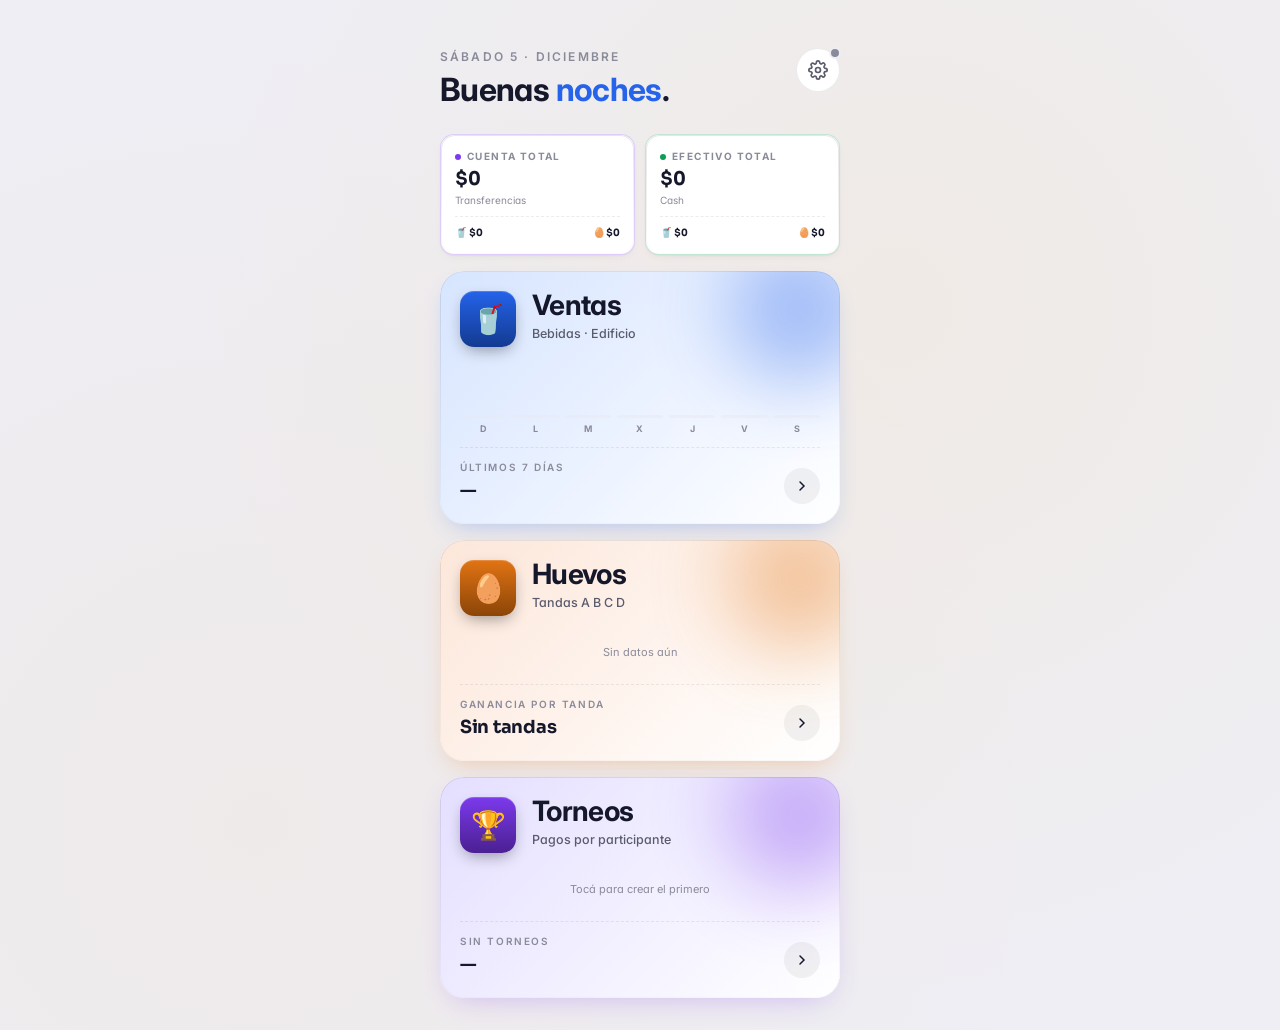
<file: index.html>
<!doctype html>
<html lang="es">
  <head>
    <meta charset="UTF-8" />
    <meta name="viewport" content="width=device-width, initial-scale=1.0, maximum-scale=1.0, viewport-fit=cover" />
    <meta name="theme-color" content="#0A0B14" />
    <meta name="apple-mobile-web-app-capable" content="yes" />
    <meta name="apple-mobile-web-app-status-bar-style" content="black-translucent" />
    <meta name="apple-mobile-web-app-title" content="Negocio" />
    <title>MiAppFinanzas</title>
    <link rel="manifest" href="/manifest.webmanifest" />
    <link rel="icon" type="image/svg+xml" href="/icon.svg" />
    <link rel="apple-touch-icon" href="/icon-512.png" />
    <script type="module" crossorigin src="/assets/index-CNYfzMU6.js"></script>
    <link rel="stylesheet" crossorigin href="/assets/index-BMu4jFuE.css">
  </head>
  <body>
    <div id="root"></div>
  </body>
</html>
</file>
<file: assets/index-BMu4jFuE.css>
@import"https://fonts.googleapis.com/css2?family=Inter:wght@300;400;500;600;700;800;900&family=Sora:wght@500;600;700;800&display=swap";*,:before,:after{--tw-border-spacing-x: 0;--tw-border-spacing-y: 0;--tw-translate-x: 0;--tw-translate-y: 0;--tw-rotate: 0;--tw-skew-x: 0;--tw-skew-y: 0;--tw-scale-x: 1;--tw-scale-y: 1;--tw-pan-x: ;--tw-pan-y: ;--tw-pinch-zoom: ;--tw-scroll-snap-strictness: proximity;--tw-gradient-from-position: ;--tw-gradient-via-position: ;--tw-gradient-to-position: ;--tw-ordinal: ;--tw-slashed-zero: ;--tw-numeric-figure: ;--tw-numeric-spacing: ;--tw-numeric-fraction: ;--tw-ring-inset: ;--tw-ring-offset-width: 0px;--tw-ring-offset-color: #fff;--tw-ring-color: rgb(59 130 246 / .5);--tw-ring-offset-shadow: 0 0 #0000;--tw-ring-shadow: 0 0 #0000;--tw-shadow: 0 0 #0000;--tw-shadow-colored: 0 0 #0000;--tw-blur: ;--tw-brightness: ;--tw-contrast: ;--tw-grayscale: ;--tw-hue-rotate: ;--tw-invert: ;--tw-saturate: ;--tw-sepia: ;--tw-drop-shadow: ;--tw-backdrop-blur: ;--tw-backdrop-brightness: ;--tw-backdrop-contrast: ;--tw-backdrop-grayscale: ;--tw-backdrop-hue-rotate: ;--tw-backdrop-invert: ;--tw-backdrop-opacity: ;--tw-backdrop-saturate: ;--tw-backdrop-sepia: ;--tw-contain-size: ;--tw-contain-layout: ;--tw-contain-paint: ;--tw-contain-style: }::backdrop{--tw-border-spacing-x: 0;--tw-border-spacing-y: 0;--tw-translate-x: 0;--tw-translate-y: 0;--tw-rotate: 0;--tw-skew-x: 0;--tw-skew-y: 0;--tw-scale-x: 1;--tw-scale-y: 1;--tw-pan-x: ;--tw-pan-y: ;--tw-pinch-zoom: ;--tw-scroll-snap-strictness: proximity;--tw-gradient-from-position: ;--tw-gradient-via-position: ;--tw-gradient-to-position: ;--tw-ordinal: ;--tw-slashed-zero: ;--tw-numeric-figure: ;--tw-numeric-spacing: ;--tw-numeric-fraction: ;--tw-ring-inset: ;--tw-ring-offset-width: 0px;--tw-ring-offset-color: #fff;--tw-ring-color: rgb(59 130 246 / .5);--tw-ring-offset-shadow: 0 0 #0000;--tw-ring-shadow: 0 0 #0000;--tw-shadow: 0 0 #0000;--tw-shadow-colored: 0 0 #0000;--tw-blur: ;--tw-brightness: ;--tw-contrast: ;--tw-grayscale: ;--tw-hue-rotate: ;--tw-invert: ;--tw-saturate: ;--tw-sepia: ;--tw-drop-shadow: ;--tw-backdrop-blur: ;--tw-backdrop-brightness: ;--tw-backdrop-contrast: ;--tw-backdrop-grayscale: ;--tw-backdrop-hue-rotate: ;--tw-backdrop-invert: ;--tw-backdrop-opacity: ;--tw-backdrop-saturate: ;--tw-backdrop-sepia: ;--tw-contain-size: ;--tw-contain-layout: ;--tw-contain-paint: ;--tw-contain-style: }*,:before,:after{box-sizing:border-box;border-width:0;border-style:solid;border-color:#e5e7eb}:before,:after{--tw-content: ""}html,:host{line-height:1.5;-webkit-text-size-adjust:100%;-moz-tab-size:4;-o-tab-size:4;tab-size:4;font-family:ui-sans-serif,system-ui,sans-serif,"Apple Color Emoji","Segoe UI Emoji",Segoe UI Symbol,"Noto Color Emoji";font-feature-settings:normal;font-variation-settings:normal;-webkit-tap-highlight-color:transparent}body{margin:0;line-height:inherit}hr{height:0;color:inherit;border-top-width:1px}abbr:where([title]){-webkit-text-decoration:underline dotted;text-decoration:underline dotted}h1,h2,h3,h4,h5,h6{font-size:inherit;font-weight:inherit}a{color:inherit;text-decoration:inherit}b,strong{font-weight:bolder}code,kbd,samp,pre{font-family:ui-monospace,SFMono-Regular,Menlo,Monaco,Consolas,Liberation Mono,Courier New,monospace;font-feature-settings:normal;font-variation-settings:normal;font-size:1em}small{font-size:80%}sub,sup{font-size:75%;line-height:0;position:relative;vertical-align:baseline}sub{bottom:-.25em}sup{top:-.5em}table{text-indent:0;border-color:inherit;border-collapse:collapse}button,input,optgroup,select,textarea{font-family:inherit;font-feature-settings:inherit;font-variation-settings:inherit;font-size:100%;font-weight:inherit;line-height:inherit;letter-spacing:inherit;color:inherit;margin:0;padding:0}button,select{text-transform:none}button,input:where([type=button]),input:where([type=reset]),input:where([type=submit]){-webkit-appearance:button;background-color:transparent;background-image:none}:-moz-focusring{outline:auto}:-moz-ui-invalid{box-shadow:none}progress{vertical-align:baseline}::-webkit-inner-spin-button,::-webkit-outer-spin-button{height:auto}[type=search]{-webkit-appearance:textfield;outline-offset:-2px}::-webkit-search-decoration{-webkit-appearance:none}::-webkit-file-upload-button{-webkit-appearance:button;font:inherit}summary{display:list-item}blockquote,dl,dd,h1,h2,h3,h4,h5,h6,hr,figure,p,pre{margin:0}fieldset{margin:0;padding:0}legend{padding:0}ol,ul,menu{list-style:none;margin:0;padding:0}dialog{padding:0}textarea{resize:vertical}input::-moz-placeholder,textarea::-moz-placeholder{opacity:1;color:#9ca3af}input::placeholder,textarea::placeholder{opacity:1;color:#9ca3af}button,[role=button]{cursor:pointer}:disabled{cursor:default}img,svg,video,canvas,audio,iframe,embed,object{display:block;vertical-align:middle}img,video{max-width:100%;height:auto}[hidden]:where(:not([hidden=until-found])){display:none}*{-webkit-tap-highlight-color:transparent}html,body{background:var(--bg-base);color:var(--text-primary);font-family:var(--font-ui)}body{font-feature-settings:"cv11","ss01","ss03"}input,textarea,select{outline:none;color:inherit}.pointer-events-none{pointer-events:none}.pointer-events-auto{pointer-events:auto}.\!visible{visibility:visible!important}.visible{visibility:visible}.fixed{position:fixed}.absolute{position:absolute}.relative{position:relative}.inset-0{top:0;right:0;bottom:0;left:0}.inset-x-0{left:0;right:0}.-right-0\.5{right:-.125rem}.-right-6{right:-1.5rem}.-right-8{right:-2rem}.-top-0\.5{top:-.125rem}.-top-6{top:-1.5rem}.-top-8{top:-2rem}.bottom-2{bottom:.5rem}.bottom-6{bottom:1.5rem}.left-0{left:0}.left-1\/2{left:50%}.right-0{right:0}.right-2\.5{right:.625rem}.top-0{top:0}.top-2{top:.5rem}.top-2\.5{top:.625rem}.top-3{top:.75rem}.z-10{z-index:10}.z-30{z-index:30}.z-50{z-index:50}.z-\[60\]{z-index:60}.-m-1{margin:-.25rem}.mx-auto{margin-left:auto;margin-right:auto}.my-4{margin-top:1rem;margin-bottom:1rem}.my-6{margin-top:1.5rem;margin-bottom:1.5rem}.-mr-1{margin-right:-.25rem}.-mt-0\.5{margin-top:-.125rem}.-mt-1{margin-top:-.25rem}.-mt-2{margin-top:-.5rem}.mb-1{margin-bottom:.25rem}.mb-1\.5{margin-bottom:.375rem}.mb-2{margin-bottom:.5rem}.mb-2\.5{margin-bottom:.625rem}.mb-3{margin-bottom:.75rem}.mb-4{margin-bottom:1rem}.mb-5{margin-bottom:1.25rem}.ml-2{margin-left:.5rem}.mt-0\.5{margin-top:.125rem}.mt-1{margin-top:.25rem}.mt-1\.5{margin-top:.375rem}.mt-2{margin-top:.5rem}.mt-2\.5{margin-top:.625rem}.mt-3{margin-top:.75rem}.mt-4{margin-top:1rem}.inline{display:inline}.flex{display:flex}.inline-flex{display:inline-flex}.grid{display:grid}.h-1{height:.25rem}.h-1\.5{height:.375rem}.h-10{height:2.5rem}.h-11{height:2.75rem}.h-12{height:3rem}.h-14{height:3.5rem}.h-2{height:.5rem}.h-28{height:7rem}.h-3{height:.75rem}.h-36{height:9rem}.h-4{height:1rem}.h-5{height:1.25rem}.h-6{height:1.5rem}.h-7{height:1.75rem}.h-8{height:2rem}.h-9{height:2.25rem}.h-\[18px\]{height:18px}.h-\[72px\]{height:72px}.h-full{height:100%}.min-h-screen{min-height:100vh}.w-0\.5{width:.125rem}.w-1\.5{width:.375rem}.w-10{width:2.5rem}.w-11{width:2.75rem}.w-12{width:3rem}.w-14{width:3.5rem}.w-2{width:.5rem}.w-20{width:5rem}.w-28{width:7rem}.w-3{width:.75rem}.w-36{width:9rem}.w-6{width:1.5rem}.w-7{width:1.75rem}.w-8{width:2rem}.w-9{width:2.25rem}.w-\[3px\]{width:3px}.w-\[92\%\]{width:92%}.w-full{width:100%}.min-w-0{min-width:0px}.max-w-\[420px\]{max-width:420px}.max-w-\[440px\]{max-width:440px}.max-w-lg{max-width:32rem}.flex-1{flex:1 1 0%}.flex-shrink-0{flex-shrink:0}.-translate-x-1\/2{--tw-translate-x: -50%;transform:translate(var(--tw-translate-x),var(--tw-translate-y)) rotate(var(--tw-rotate)) skew(var(--tw-skew-x)) skewY(var(--tw-skew-y)) scaleX(var(--tw-scale-x)) scaleY(var(--tw-scale-y))}.transform{transform:translate(var(--tw-translate-x),var(--tw-translate-y)) rotate(var(--tw-rotate)) skew(var(--tw-skew-x)) skewY(var(--tw-skew-y)) scaleX(var(--tw-scale-x)) scaleY(var(--tw-scale-y))}.cursor-grab{cursor:grab}.cursor-pointer{cursor:pointer}.touch-none{touch-action:none}.resize-none{resize:none}.grid-cols-2{grid-template-columns:repeat(2,minmax(0,1fr))}.grid-cols-3{grid-template-columns:repeat(3,minmax(0,1fr))}.grid-cols-4{grid-template-columns:repeat(4,minmax(0,1fr))}.flex-col{flex-direction:column}.flex-wrap{flex-wrap:wrap}.items-start{align-items:flex-start}.items-end{align-items:flex-end}.items-center{align-items:center}.items-baseline{align-items:baseline}.justify-end{justify-content:flex-end}.justify-center{justify-content:center}.justify-between{justify-content:space-between}.gap-0\.5{gap:.125rem}.gap-1{gap:.25rem}.gap-1\.5{gap:.375rem}.gap-2{gap:.5rem}.gap-2\.5{gap:.625rem}.gap-3{gap:.75rem}.gap-4{gap:1rem}.overflow-hidden{overflow:hidden}.overflow-x-auto{overflow-x:auto}.overflow-y-auto{overflow-y:auto}.truncate{overflow:hidden;text-overflow:ellipsis;white-space:nowrap}.rounded{border-radius:.25rem}.rounded-2xl{border-radius:1rem}.rounded-\[3px\]{border-radius:3px}.rounded-full{border-radius:9999px}.rounded-lg{border-radius:.5rem}.rounded-xl{border-radius:.75rem}.rounded-r{border-top-right-radius:.25rem;border-bottom-right-radius:.25rem}.rounded-t-\[32px\]{border-top-left-radius:32px;border-top-right-radius:32px}.border{border-width:1px}.bg-black\/60{background-color:#0009}.bg-transparent{background-color:transparent}.bg-white\/20{background-color:#fff3}.p-1{padding:.25rem}.p-2{padding:.5rem}.p-2\.5{padding:.625rem}.p-3{padding:.75rem}.p-3\.5{padding:.875rem}.p-4{padding:1rem}.p-5{padding:1.25rem}.p-8{padding:2rem}.px-1{padding-left:.25rem;padding-right:.25rem}.px-1\.5{padding-left:.375rem;padding-right:.375rem}.px-2{padding-left:.5rem;padding-right:.5rem}.px-2\.5{padding-left:.625rem;padding-right:.625rem}.px-3{padding-left:.75rem;padding-right:.75rem}.px-3\.5{padding-left:.875rem;padding-right:.875rem}.px-4{padding-left:1rem;padding-right:1rem}.px-5{padding-left:1.25rem;padding-right:1.25rem}.px-7{padding-left:1.75rem;padding-right:1.75rem}.py-1{padding-top:.25rem;padding-bottom:.25rem}.py-1\.5{padding-top:.375rem;padding-bottom:.375rem}.py-10{padding-top:2.5rem;padding-bottom:2.5rem}.py-12{padding-top:3rem;padding-bottom:3rem}.py-2{padding-top:.5rem;padding-bottom:.5rem}.py-20{padding-top:5rem;padding-bottom:5rem}.py-3{padding-top:.75rem;padding-bottom:.75rem}.py-4{padding-top:1rem;padding-bottom:1rem}.py-8{padding-top:2rem;padding-bottom:2rem}.pb-10{padding-bottom:2.5rem}.pb-3{padding-bottom:.75rem}.pb-32{padding-bottom:8rem}.pb-4{padding-bottom:1rem}.pb-40{padding-bottom:10rem}.pb-6{padding-bottom:1.5rem}.pb-8{padding-bottom:2rem}.pl-1{padding-left:.25rem}.pl-2{padding-left:.5rem}.pl-7{padding-left:1.75rem}.pr-12{padding-right:3rem}.pr-2\.5{padding-right:.625rem}.pt-1{padding-top:.25rem}.pt-12{padding-top:3rem}.pt-2{padding-top:.5rem}.pt-3{padding-top:.75rem}.pt-4{padding-top:1rem}.text-left{text-align:left}.text-center{text-align:center}.text-right{text-align:right}.font-mono{font-family:ui-monospace,SFMono-Regular,Menlo,Monaco,Consolas,Liberation Mono,Courier New,monospace}.text-4xl{font-size:2.25rem;line-height:2.5rem}.text-5xl{font-size:3rem;line-height:1}.text-\[10\.5px\]{font-size:10.5px}.text-\[10px\]{font-size:10px}.text-\[11\.5px\]{font-size:11.5px}.text-\[11px\]{font-size:11px}.text-\[12\.5px\]{font-size:12.5px}.text-\[12px\]{font-size:12px}.text-\[13\.5px\]{font-size:13.5px}.text-\[13px\]{font-size:13px}.text-\[14\.5px\]{font-size:14.5px}.text-\[14px\]{font-size:14px}.text-\[15\.5px\]{font-size:15.5px}.text-\[15px\]{font-size:15px}.text-\[16px\]{font-size:16px}.text-\[17px\]{font-size:17px}.text-\[18px\]{font-size:18px}.text-\[19px\]{font-size:19px}.text-\[20px\]{font-size:20px}.text-\[22px\]{font-size:22px}.text-\[24px\]{font-size:24px}.text-\[28px\]{font-size:28px}.text-\[30px\]{font-size:30px}.text-\[32px\]{font-size:32px}.text-\[44px\]{font-size:44px}.text-\[8\.5px\]{font-size:8.5px}.text-\[9px\]{font-size:9px}.text-sm{font-size:.875rem;line-height:1.25rem}.font-black{font-weight:900}.font-bold{font-weight:700}.font-light{font-weight:300}.font-medium{font-weight:500}.font-normal{font-weight:400}.font-semibold{font-weight:600}.uppercase{text-transform:uppercase}.leading-none{line-height:1}.leading-tight{line-height:1.25}.tracking-\[0\.08em\]{letter-spacing:.08em}.tracking-\[0\.12em\]{letter-spacing:.12em}.tracking-\[0\.14em\]{letter-spacing:.14em}.tracking-\[0\.16em\]{letter-spacing:.16em}.tracking-\[0\.18em\]{letter-spacing:.18em}.tracking-\[0\.1em\]{letter-spacing:.1em}.tracking-tight{letter-spacing:-.025em}.tracking-wide{letter-spacing:.025em}.tracking-wider{letter-spacing:.05em}.tracking-widest{letter-spacing:.1em}.text-white{--tw-text-opacity: 1;color:rgb(255 255 255 / var(--tw-text-opacity, 1))}.opacity-40{opacity:.4}.opacity-50{opacity:.5}.outline-none{outline:2px solid transparent;outline-offset:2px}.blur-2xl{--tw-blur: blur(40px);filter:var(--tw-blur) var(--tw-brightness) var(--tw-contrast) var(--tw-grayscale) var(--tw-hue-rotate) var(--tw-invert) var(--tw-saturate) var(--tw-sepia) var(--tw-drop-shadow)}.filter{filter:var(--tw-blur) var(--tw-brightness) var(--tw-contrast) var(--tw-grayscale) var(--tw-hue-rotate) var(--tw-invert) var(--tw-saturate) var(--tw-sepia) var(--tw-drop-shadow)}.transition{transition-property:color,background-color,border-color,text-decoration-color,fill,stroke,opacity,box-shadow,transform,filter,backdrop-filter;transition-timing-function:cubic-bezier(.4,0,.2,1);transition-duration:.15s}.transition-colors{transition-property:color,background-color,border-color,text-decoration-color,fill,stroke;transition-timing-function:cubic-bezier(.4,0,.2,1);transition-duration:.15s}.transition-transform{transition-property:transform;transition-timing-function:cubic-bezier(.4,0,.2,1);transition-duration:.15s}.no-scrollbar::-webkit-scrollbar{display:none}.no-scrollbar{-ms-overflow-style:none;scrollbar-width:none}.font-mono-nums{font-family:var(--font-nums);font-variant-numeric:tabular-nums;font-feature-settings:"tnum","ss01";letter-spacing:-.015em}:root,[data-theme=dark]{--bg-base: #0A0B14;--bg-elev-1: #14151F;--bg-elev-2: #1C1D2A;--bg-elev-3: #252638;--bg-elev-4: #2F3147;--border-soft: rgba(255, 255, 255, .05);--border: rgba(255, 255, 255, .09);--border-strong: rgba(255, 255, 255, .16);--text-primary: #F4F4F8;--text-secondary: #A6A7BC;--text-tertiary: #6E6F87;--text-disabled: #44455A;--ventas: #5B8DEF;--ventas-bright: #7DA5FF;--ventas-soft: rgba(91, 141, 239, .14);--ventas-glow: rgba(91, 141, 239, .42);--huevos: #FFA84B;--huevos-bright: #FFBE73;--huevos-soft: rgba(255, 168, 75, .14);--huevos-glow: rgba(255, 168, 75, .42);--torneos: #A855F7;--torneos-bright: #C084FC;--torneos-soft: rgba(168, 85, 247, .14);--torneos-glow: rgba(168, 85, 247, .42);--success: #4ADE80;--success-soft: rgba(74, 222, 128, .12);--danger: #F87171;--danger-soft: rgba(248, 113, 113, .12);--warning: #FBBF24;--warning-soft: rgba(251, 191, 36, .12);--tanda-a: #5B8DEF;--tanda-b: #4ADE80;--tanda-c: #FFA84B;--tanda-d: #A78BFA;--transferencia: #A78BFA;--transferencia-soft: rgba(167, 139, 250, .14);--efectivo: #4ADE80;--efectivo-soft: rgba(74, 222, 128, .14);--traspaso: #3B82F6;--traspaso-soft: rgba(59, 130, 246, .16);--r-xs: 6px;--r-sm: 10px;--r-md: 14px;--r-lg: 18px;--r-xl: 24px;--r-2xl: 32px;--r-full: 999px;--shadow-card: 0 1px 0 rgba(255,255,255,.04) inset, 0 8px 20px -10px rgba(0,0,0,.6);--shadow-elev: 0 1px 0 rgba(255,255,255,.05) inset, 0 16px 32px -16px rgba(0,0,0,.7);--glow-ventas: 0 10px 30px -12px var(--ventas-glow), 0 1px 0 rgba(255,255,255,.08) inset;--glow-huevos: 0 10px 30px -12px var(--huevos-glow), 0 1px 0 rgba(255,255,255,.08) inset;--glow-torneos: 0 10px 30px -12px var(--torneos-glow), 0 1px 0 rgba(255,255,255,.08) inset;--app-bg-gradient: radial-gradient(ellipse 90% 50% at 20% 0%, rgba(16, 185, 129, .14), transparent 60%), radial-gradient(ellipse 70% 50% at 80% 30%, rgba(6, 182, 212, .12), transparent 60%), radial-gradient(ellipse 80% 50% at 50% 100%, rgba(232, 121, 249, .1), transparent 60%);--gradient-border-line: linear-gradient(180deg, rgba(255,255,255,.1), rgba(255,255,255,.02));--press-filter: brightness(1.08);--indicator: rgba(255,255,255,.3);--on-color: #0A0B14;--recording-shadow: rgba(248, 113, 113, .55);--recording-shadow-soft: rgba(248, 113, 113, .5);--font-ui: "Inter", system-ui, -apple-system, sans-serif;--font-nums: "Sora", "Inter", system-ui, sans-serif}[data-theme=light]{--bg-base: #EEEEF4;--bg-elev-1: #F6F6FB;--bg-elev-2: #FFFFFF;--bg-elev-3: #EAEAF2;--bg-elev-4: #DDDDE8;--border-soft: rgba(15, 17, 35, .04);--border: rgba(15, 17, 35, .08);--border-strong: rgba(15, 17, 35, .14);--text-primary: #15172B;--text-secondary: #5A5B6C;--text-tertiary: #8A8B9A;--text-disabled: #C5C6D0;--ventas: #2563EB;--ventas-bright: #1D4ED8;--ventas-soft: rgba(37, 99, 235, .1);--ventas-glow: rgba(37, 99, 235, .32);--huevos: #E27414;--huevos-bright: #C25E0C;--huevos-soft: rgba(226, 116, 20, .1);--huevos-glow: rgba(226, 116, 20, .32);--torneos: #7C3AED;--torneos-bright: #6D28D9;--torneos-soft: rgba(124, 58, 237, .1);--torneos-glow: rgba(124, 58, 237, .32);--success: #0F9D58;--success-soft: rgba(15, 157, 88, .1);--danger: #DC2626;--danger-soft: rgba(220, 38, 38, .08);--warning: #C2620C;--warning-soft: rgba(217, 119, 6, .1);--tanda-a: #2563EB;--tanda-b: #0F9D58;--tanda-c: #E27414;--tanda-d: #7C3AED;--transferencia: #7C3AED;--transferencia-soft: rgba(124, 58, 237, .1);--efectivo: #0F9D58;--efectivo-soft: rgba(15, 157, 88, .1);--traspaso: #2563EB;--traspaso-soft: rgba(37, 99, 235, .12);--shadow-card: 0 1px 2px rgba(15, 17, 35, .04), 0 4px 12px -4px rgba(15, 17, 35, .06);--shadow-elev: 0 1px 2px rgba(15, 17, 35, .04), 0 14px 28px -10px rgba(15, 17, 35, .1);--glow-ventas: 0 10px 24px -10px var(--ventas-glow), 0 1px 0 rgba(255,255,255,.4) inset;--glow-huevos: 0 10px 24px -10px var(--huevos-glow), 0 1px 0 rgba(255,255,255,.4) inset;--app-bg-gradient: radial-gradient(circle at 70% 30%, rgba(255, 200, 100, .1), transparent 60%), radial-gradient(circle at 20% 80%, rgba(255, 168, 75, .06), transparent 60%);--gradient-border-line: linear-gradient(180deg, rgba(15,17,35,.1), rgba(15,17,35,.02));--press-filter: brightness(.97);--indicator: rgba(15, 17, 35, .22);--on-color: #FFFFFF}.app-bg{background:var(--app-bg-gradient),var(--bg-base);min-height:100vh}.app-bg,.app-bg *{transition:background-color .22s ease,color .18s ease,border-color .2s ease,box-shadow .2s ease}.gradient-border{position:relative}.gradient-border:before{content:"";position:absolute;top:0;right:0;bottom:0;left:0;border-radius:inherit;padding:1px;background:var(--gradient-border-line);-webkit-mask:linear-gradient(#000 0 0) content-box,linear-gradient(#000 0 0);-webkit-mask-composite:xor;mask-composite:exclude;pointer-events:none}.press-tight{transition:transform .12s ease,filter .12s ease,background .15s ease}.press-tight:active{transform:scale(.97);filter:var(--press-filter)}.press-firm{transition:transform .14s ease,filter .14s ease,box-shadow .16s ease}.press-firm:active{transform:scale(.98) translateY(1px);filter:var(--press-filter)}.fab-shadow-ventas{box-shadow:var(--glow-ventas),0 14px 32px -8px var(--ventas-glow)}.fab-shadow-huevos{box-shadow:var(--glow-huevos),0 14px 32px -8px var(--huevos-glow)}.fab-shadow-torneos{box-shadow:var(--glow-torneos),0 14px 32px -8px var(--torneos-glow)}[data-theme=light] .text-white{color:var(--text-primary)!important}[data-theme=light] button.text-white[style*="var(--success)"],[data-theme=light] button.text-white[style*="var(--ventas)"],[data-theme=light] button.text-white[style*="var(--huevos)"],[data-theme=light] button.text-white[style*="var(--torneos)"],[data-theme=light] button.text-white[style*="var(--danger)"],[data-theme=light] button[style*="var(--success)"].text-white,[data-theme=light] button[style*="var(--ventas)"].text-white,[data-theme=light] button[style*="var(--huevos)"].text-white,[data-theme=light] button[style*="var(--torneos)"].text-white,[data-theme=light] .fab-shadow-ventas,[data-theme=light] .fab-shadow-huevos,[data-theme=light] .fab-shadow-torneos,[data-theme=light] .fab-shadow-ventas .text-white,[data-theme=light] .fab-shadow-huevos .text-white,[data-theme=light] .fab-shadow-torneos .text-white,[data-theme=light] button[style*="var(--success)"] .text-white,[data-theme=light] button[style*="var(--ventas)"] .text-white,[data-theme=light] button[style*="var(--huevos)"] .text-white,[data-theme=light] button[style*="var(--torneos)"] .text-white,[data-theme=light] button[style*="linear-gradient(180deg"][style*="var(--huevos)"],[data-theme=light] button[style*="linear-gradient(180deg"][style*="var(--ventas)"],[data-theme=light] button[style*="linear-gradient(180deg"][style*="var(--torneos)"],[data-theme=light] button[style*="linear-gradient(180deg"][style*="var(--transferencia)"],[data-theme=light] button[style*="linear-gradient(180deg"][style*="var(--efectivo)"],[data-theme=light] button[style*="linear-gradient(180deg"][style*="var(--success)"],[data-theme=light] button[style*="linear-gradient(180deg"][style*="var(--huevos)"] .text-white,[data-theme=light] button[style*="linear-gradient(180deg"][style*="var(--ventas)"] .text-white,[data-theme=light] button[style*="linear-gradient(180deg"][style*="var(--torneos)"] .text-white,[data-theme=light] button[style*="linear-gradient(180deg"][style*="var(--transferencia)"] .text-white,[data-theme=light] button[style*="linear-gradient(180deg"][style*="var(--efectivo)"] .text-white,[data-theme=light] button[style*="linear-gradient(180deg"][style*="var(--success)"] .text-white{color:#fff!important}[data-theme=light] .bg-white\/20{background-color:#0f11231f!important}[data-theme=light] .bg-black\/60{background-color:#0f112366!important}[data-theme=light] .shadow-card-light{box-shadow:0 1px 3px #0f112312,0 4px 12px -4px #0f11230f}[data-theme=light] .text-white[class*=font-mono]{color:var(--text-primary)!important}.tanda-tile{background:linear-gradient(180deg,var(--tile-color),color-mix(in oklab,var(--tile-color) 70%,#000));box-shadow:0 1px #fff3 inset,0 6px 16px -4px #0006;color:#0a0b14}[data-theme=light] .tanda-tile{background:linear-gradient(180deg,color-mix(in oklab,var(--tile-color) 38%,#fff),color-mix(in oklab,var(--tile-color) 62%,#fff));box-shadow:0 1px #fff9 inset,0 4px 10px -4px color-mix(in oklab,var(--tile-color) 50%,transparent),0 0 0 1px color-mix(in oklab,var(--tile-color) 25%,transparent)}@keyframes mic-pulse{0%,to{box-shadow:0 0 0 0 var(--recording-shadow, rgba(248,113,113,.55)),0 12px 32px -8px var(--recording-shadow-soft, rgba(248,113,113,.5))}50%{box-shadow:0 0 0 18px #f8717100,0 12px 32px -8px var(--recording-shadow-soft, rgba(248,113,113,.5))}}.mic-recording{animation:mic-pulse 1.4s ease-out infinite}@keyframes sync-spin{to{transform:rotate(360deg)}}.sync-spin{animation:sync-spin 1.6s linear infinite}@keyframes fade-slide-up{0%{opacity:0;transform:translateY(8px)}to{opacity:1;transform:translateY(0)}}.fade-slide-up{animation:fade-slide-up .24s cubic-bezier(.2,.7,.3,1)}@keyframes pop-in{0%{transform:scale(.7);opacity:0}60%{transform:scale(1.04);opacity:1}to{transform:scale(1)}}.pop-in{animation:pop-in .28s cubic-bezier(.2,.7,.3,1)}.active\:cursor-grabbing:active{cursor:grabbing}.disabled\:opacity-40:disabled{opacity:.4}.disabled\:opacity-50:disabled{opacity:.5}.disabled\:opacity-60:disabled{opacity:.6}
</file>
